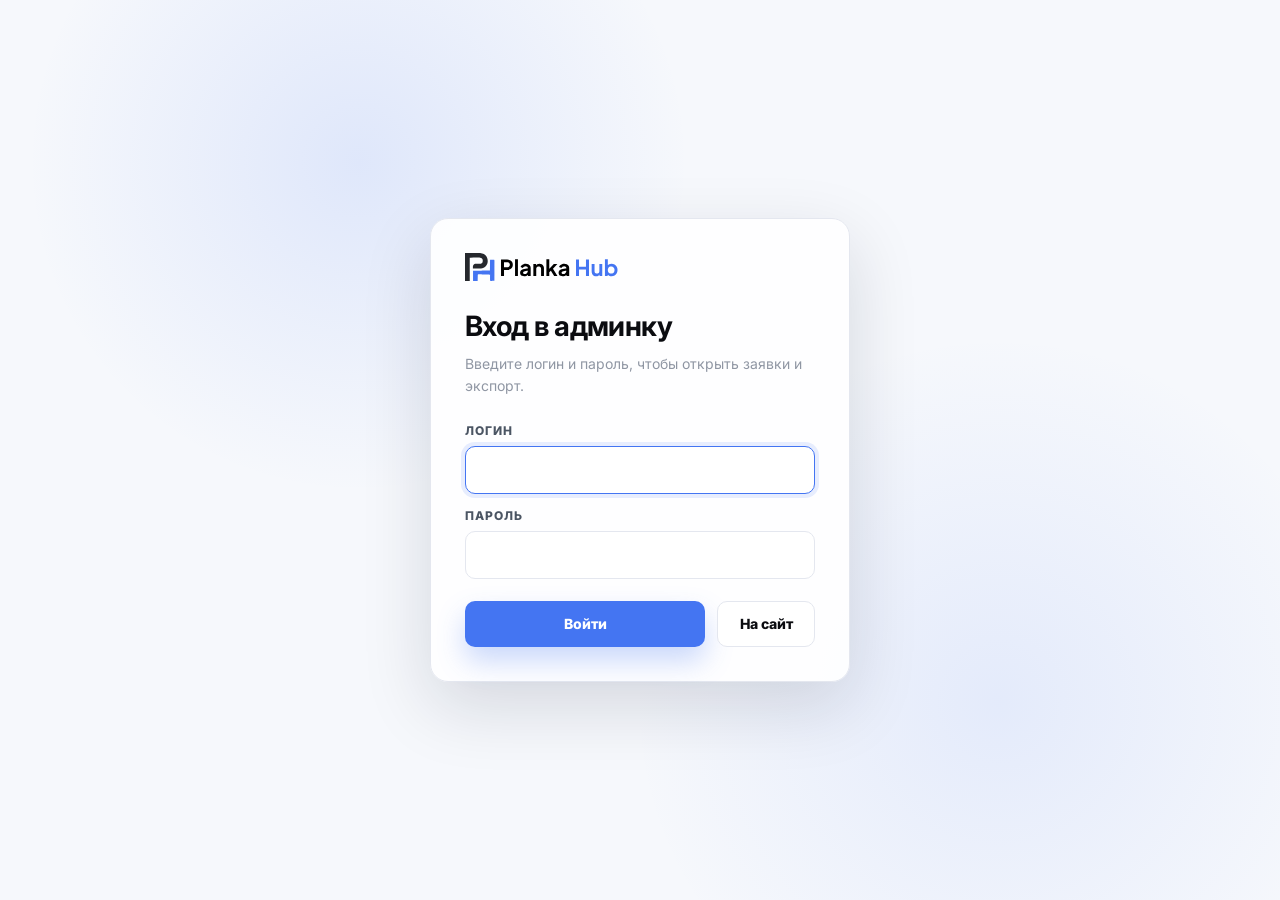
<file: admin-login.html>
﻿<!doctype html>
<html lang="ru">
  <head>
    <meta charset="UTF-8" />
    <meta name="viewport" content="width=device-width, initial-scale=1.0" />
    <title>Planka Hub · Вход в админку</title>
    <link rel="icon" type="image/svg+xml" href="/assets/favicon.svg" />
    <link rel="preconnect" href="https://fonts.googleapis.com" />
    <link rel="preconnect" href="https://fonts.gstatic.com" crossorigin />
    <link href="https://fonts.googleapis.com/css2?family=Inter:wght@400;500;600;700;800&display=swap" rel="stylesheet" />
    <style>
      :root {
        color-scheme: light;
        --blue: #4475f2;
        --ink: #0b0c10;
        --muted: #8f96a3;
        --line: #e4e7ef;
        --bg: #f6f8fc;
        --white: #ffffff;
        --danger: #dc2626;
      }

      * {
        box-sizing: border-box;
      }

      body {
        display: grid;
        min-height: 100vh;
        margin: 0;
        padding: 24px;
        place-items: center;
        background:
          radial-gradient(circle at 28% 18%, rgba(68, 117, 242, 0.13), transparent 28%),
          radial-gradient(circle at 78% 78%, rgba(68, 117, 242, 0.1), transparent 30%),
          var(--bg);
        color: var(--ink);
        font-family: Inter, Arial, sans-serif;
      }

      .login-card {
        width: min(100%, 420px);
        padding: 34px;
        border: 1px solid var(--line);
        border-radius: 18px;
        background: rgba(255, 255, 255, 0.92);
        box-shadow: 0 24px 70px rgba(15, 23, 42, 0.14);
      }

      .brand {
        display: inline-flex;
        margin-bottom: 28px;
        align-items: center;
      }

      .brand-logo {
        display: block;
        width: 154px;
        height: 28px;
      }

      h1 {
        margin: 0;
        font-size: 28px;
        line-height: 34px;
        letter-spacing: -0.02em;
      }

      .subtitle {
        margin: 10px 0 26px;
        color: var(--muted);
        font-size: 14px;
        line-height: 22px;
      }

      form {
        display: grid;
        gap: 14px;
      }

      label {
        display: grid;
        gap: 8px;
        color: #4b5563;
        font-size: 12px;
        font-weight: 800;
        letter-spacing: 0.08em;
        text-transform: uppercase;
      }

      input {
        width: 100%;
        height: 48px;
        padding: 0 14px;
        border: 1px solid var(--line);
        border-radius: 10px;
        background: var(--white);
        color: var(--ink);
        font: 600 15px/1 Inter, Arial, sans-serif;
        outline: none;
      }

      input:focus {
        border-color: var(--blue);
        box-shadow: 0 0 0 4px rgba(68, 117, 242, 0.12);
      }

      .error {
        display: none;
        margin: 0;
        color: var(--danger);
        font-size: 13px;
        font-weight: 700;
      }

      .error.is-visible {
        display: block;
      }

      .actions {
        display: flex;
        margin-top: 8px;
        align-items: center;
        gap: 12px;
      }

      button,
      a {
        display: inline-flex;
        height: 46px;
        border-radius: 10px;
        align-items: center;
        justify-content: center;
        font-family: Inter, Arial, sans-serif;
        font-size: 14px;
        font-weight: 800;
        line-height: 1;
        text-decoration: none;
      }

      button {
        flex: 1;
        border: 0;
        background: var(--blue);
        color: var(--white);
        cursor: pointer;
        box-shadow: 0 14px 28px rgba(68, 117, 242, 0.28);
      }

      a {
        min-width: 98px;
        padding: 0 14px;
        border: 1px solid var(--line);
        background: var(--white);
        color: var(--ink);
      }

      @media (max-width: 480px) {
        body {
          padding: 16px;
        }

        .login-card {
          padding: 26px;
          border-radius: 16px;
        }

        h1 {
          font-size: 24px;
          line-height: 30px;
        }

        .actions {
          display: grid;
        }

        a {
          width: 100%;
        }
      }
    </style>
  </head>
  <body>
    <main class="login-card" aria-labelledby="admin-login-title">
      <div class="brand" aria-label="Planka Hub">
        <svg class="brand-logo" width="154" height="28" viewBox="0 0 154 28" fill="none" xmlns="http://www.w3.org/2000/svg" aria-hidden="true">
          <path d="M0 0.0434193C2.54847 0.0352598 5.09693 0.0271004 7.72262 0.0186937C8.52387 0.0150921 9.32512 0.0114904 10.1507 0.00777967C11.1378 0.00599286 11.1378 0.00599286 11.6017 0.00566085C11.9219 0.00505796 12.2422 0.00367623 12.5624 0.00165261C15.6995 -0.0171599 18.3261 0.10191 20.7035 2.41707C22.4025 4.32512 22.8127 6.40392 22.6816 8.87869C22.4455 10.8149 21.4019 12.6422 19.9123 13.8897C18.2067 15.1674 16.3182 15.5568 14.2224 15.5237C14.0387 15.5227 13.8551 15.522 13.6715 15.5214C13.195 15.5194 12.7185 15.5143 12.242 15.5084C11.7531 15.5029 11.2642 15.5006 10.7752 15.4979C9.82082 15.4923 8.86652 15.4834 7.91218 15.4722C7.91017 15.1547 7.90871 14.8372 7.90755 14.5197C7.90662 14.3856 7.90662 14.3856 7.90566 14.2487C7.90258 13.1202 8.0712 12.4423 8.86154 11.6078C9.6919 10.8261 10.5532 10.8388 11.6324 10.8336C11.8724 10.8305 12.1124 10.8273 12.3525 10.824C12.7287 10.8194 13.1048 10.8155 13.481 10.8138C13.8456 10.8117 14.2101 10.8064 14.5747 10.8006C14.7418 10.801 14.7418 10.801 14.9124 10.8014C15.6776 10.7857 16.1061 10.6127 16.7475 10.1974C16.8345 10.1974 16.8556 10.0655 16.9453 10.0655C17.036 9.8911 17.1888 9.84663 17.2749 9.66991C17.381 9.48632 17.381 9.48632 17.4892 9.29902C17.8542 8.43437 17.8008 7.33342 17.5933 6.43395C17.2783 5.68543 17.209 5.45007 15.9562 4.9226C14.7035 4.39513 8.48438 4.70443 4.74731 4.65886C4.74731 12.3614 4.74731 20.0639 4.74731 27.9998C3.1807 27.9998 1.61409 27.9998 0 27.9998C0 18.7742 0 9.54859 0 0.0434193Z" fill="#25282D" />
          <path d="M25.5619 6.62622C25.9992 6.63612 26.4365 6.64649 26.8737 6.66003C27.1561 6.66828 27.4385 6.67375 27.7211 6.67915C27.8999 6.6843 28.0787 6.68962 28.2576 6.69512C28.5028 6.70156 28.5028 6.70156 28.7531 6.70812C28.9466 6.73738 28.9466 6.73738 29.1441 6.76723C29.4578 7.23786 29.4404 7.4379 29.4395 7.9964C29.4398 8.08129 29.44 8.16617 29.4402 8.25362C29.4407 8.53852 29.4392 8.82338 29.4378 9.10828C29.4377 9.31231 29.4377 9.51634 29.4379 9.72037C29.438 10.2748 29.4364 10.8292 29.4346 11.3836C29.4329 11.9628 29.4328 12.542 29.4324 13.1212C29.4316 14.2183 29.4295 15.3153 29.4268 16.4123C29.4239 17.6612 29.4224 18.91 29.4211 20.1589C29.4183 22.728 29.4137 25.2972 29.4078 27.8664C28.8093 27.8696 28.2107 27.872 27.6122 27.8736C27.4084 27.8743 27.2046 27.8752 27.0008 27.8763C26.7085 27.8779 26.4163 27.8787 26.124 27.8793C25.9865 27.8803 25.9865 27.8803 25.8463 27.8813C25.6268 27.8814 25.4073 27.8746 25.188 27.8664C24.9362 27.6146 25.0391 27.2437 25.0378 26.9088C25.0382 26.7349 25.0382 26.7349 25.0386 26.5575C25.0385 26.4389 25.0384 26.3203 25.0382 26.1982C25.0381 25.9466 25.0384 25.6951 25.0389 25.4436C25.0396 25.0589 25.0389 24.6743 25.0381 24.2897C25.0382 24.0456 25.0383 23.8015 25.0386 23.5574C25.0383 23.4423 25.0381 23.3272 25.0378 23.2086C25.0384 23.0469 25.0384 23.0469 25.0391 22.882C25.0392 22.7875 25.0393 22.693 25.0394 22.5957C25.0568 22.3166 25.112 22.0689 25.188 21.8004C25.0384 21.7813 24.8888 21.7623 24.7347 21.7427C24.2649 21.6685 24.2649 21.6685 24.133 21.5366C22.9856 21.3273 21.7894 21.3832 20.6271 21.3826C20.4174 21.3822 20.2077 21.3818 19.998 21.3813C19.5611 21.3805 19.1242 21.3803 18.6873 21.3803C18.1277 21.3804 17.5681 21.3785 17.0085 21.3763C16.5766 21.3748 16.1447 21.3745 15.7128 21.3746C15.5064 21.3745 15.3 21.3739 15.0935 21.3729C14.8058 21.3716 14.518 21.3719 14.2302 21.3727C13.985 21.3725 13.985 21.3725 13.7347 21.3722C13.2838 21.3814 13.2838 21.3814 12.7922 21.6685C12.7487 23.7573 12.7052 25.8461 12.6604 27.9983C11.1373 27.9983 9.61417 27.9983 8.04492 27.9983C8.04492 24.6039 8.04492 21.2096 8.04492 17.7124C8.13196 17.7559 8.21899 17.7995 8.30866 17.8443C8.48502 17.8025 8.66077 17.7582 8.83614 17.7124C9.06061 17.6994 9.2855 17.6932 9.51034 17.6916C9.64643 17.6903 9.78252 17.689 9.92274 17.6876C10.0713 17.6869 10.2198 17.6861 10.3729 17.6853C10.5299 17.684 10.6868 17.6827 10.8486 17.6814C11.2785 17.6779 11.7084 17.6751 12.1383 17.6724C12.5878 17.6695 13.0373 17.6659 13.4868 17.6624C14.3377 17.6558 15.1886 17.6499 16.0395 17.6442C17.0083 17.6377 17.9772 17.6304 18.946 17.6231C20.9388 17.6081 22.9315 17.594 24.9242 17.5806C24.9256 17.4454 24.927 17.3102 24.9284 17.1709C24.9412 15.8999 24.9548 14.6288 24.969 13.3577C24.9763 12.7042 24.9833 12.0507 24.9898 11.3971C24.9961 10.767 25.003 10.1368 25.0104 9.50667C25.013 9.2657 25.0155 9.02473 25.0178 8.78376C25.0209 8.44744 25.0249 8.11114 25.029 7.77483C25.0298 7.67419 25.0306 7.57356 25.0313 7.46987C25.0431 6.63891 25.0431 6.63891 25.5619 6.62622Z" fill="#4475F2" />
          <path d="M36.0243 23V6.61H42.1403C43.255 6.61 44.2376 6.81533 45.0883 7.226C45.9536 7.622 46.6283 8.20867 47.1123 8.986C47.5963 9.74867 47.8383 10.68 47.8383 11.78C47.8383 12.8653 47.589 13.7967 47.0903 14.574C46.6063 15.3367 45.939 15.9233 45.0883 16.334C44.2376 16.7447 43.255 16.95 42.1403 16.95H39.0163V23H36.0243ZM39.0163 14.31H42.1843C42.727 14.31 43.1963 14.2073 43.5923 14.002C43.9883 13.782 44.2963 13.4813 44.5163 13.1C44.7363 12.7187 44.8463 12.2787 44.8463 11.78C44.8463 11.2667 44.7363 10.8267 44.5163 10.46C44.2963 10.0787 43.9883 9.78533 43.5923 9.58C43.1963 9.36 42.727 9.25 42.1843 9.25H39.0163V14.31ZM50.0479 23V6.346H52.9299V23H50.0479ZM59.2209 23.264C58.3849 23.264 57.6589 23.1247 57.0429 22.846C56.4269 22.5673 55.9502 22.1713 55.6129 21.658C55.2756 21.13 55.1069 20.5213 55.1069 19.832C55.1069 19.172 55.2536 18.5853 55.5469 18.072C55.8402 17.544 56.2949 17.104 56.9109 16.752C57.5269 16.4 58.3042 16.1507 59.2429 16.004L63.1589 15.366V17.566L59.7929 18.138C59.2209 18.2407 58.7956 18.424 58.5169 18.688C58.2382 18.952 58.0989 19.2967 58.0989 19.722C58.0989 20.1327 58.2529 20.4627 58.5609 20.712C58.8836 20.9467 59.2796 21.064 59.7489 21.064C60.3502 21.064 60.8782 20.9393 61.3329 20.69C61.8022 20.426 62.1616 20.0667 62.4109 19.612C62.6749 19.1573 62.8069 18.6587 62.8069 18.116V15.036C62.8069 14.5227 62.6016 14.0973 62.1909 13.76C61.7949 13.408 61.2669 13.232 60.6069 13.232C59.9909 13.232 59.4409 13.4007 58.9569 13.738C58.4876 14.0607 58.1429 14.4933 57.9229 15.036L55.5689 13.892C55.8036 13.2613 56.1702 12.7187 56.6689 12.264C57.1822 11.7947 57.7836 11.428 58.4729 11.164C59.1622 10.9 59.9102 10.768 60.7169 10.768C61.6996 10.768 62.5649 10.9513 63.3129 11.318C64.0609 11.67 64.6402 12.1687 65.0509 12.814C65.4762 13.4447 65.6889 14.1853 65.6889 15.036V23H62.9609V20.954L63.5769 20.91C63.2689 21.4233 62.9022 21.856 62.4769 22.208C62.0516 22.5453 61.5676 22.8093 61.0249 23C60.4822 23.176 59.8809 23.264 59.2209 23.264ZM68.3526 23V11.032H71.0586V13.386L70.8386 12.968C71.1173 12.2493 71.572 11.7067 72.2026 11.34C72.848 10.9587 73.596 10.768 74.4466 10.768C75.3266 10.768 76.104 10.9587 76.7786 11.34C77.468 11.7213 78.0033 12.2567 78.3846 12.946C78.766 13.6207 78.9566 14.4053 78.9566 15.3V23H76.0746V15.982C76.0746 15.454 75.972 14.9993 75.7666 14.618C75.5613 14.2367 75.2753 13.9433 74.9086 13.738C74.5566 13.518 74.1386 13.408 73.6546 13.408C73.1853 13.408 72.7673 13.518 72.4006 13.738C72.034 13.9433 71.748 14.2367 71.5426 14.618C71.3373 14.9993 71.2346 15.454 71.2346 15.982V23H68.3526ZM81.3936 23V6.346H84.2756V17.258L83.1756 16.928L88.8076 11.032H92.3936L87.9716 15.85L92.4816 23H89.1816L85.2656 16.796L86.9816 16.444L83.3736 20.316L84.2756 18.556V23H81.3936ZM97.7209 23.264C96.8849 23.264 96.1589 23.1247 95.5429 22.846C94.9269 22.5673 94.4502 22.1713 94.1129 21.658C93.7756 21.13 93.6069 20.5213 93.6069 19.832C93.6069 19.172 93.7536 18.5853 94.0469 18.072C94.3402 17.544 94.7949 17.104 95.4109 16.752C96.0269 16.4 96.8042 16.1507 97.7429 16.004L101.659 15.366V17.566L98.2929 18.138C97.7209 18.2407 97.2956 18.424 97.0169 18.688C96.7382 18.952 96.5989 19.2967 96.5989 19.722C96.5989 20.1327 96.7529 20.4627 97.0609 20.712C97.3836 20.9467 97.7796 21.064 98.2489 21.064C98.8502 21.064 99.3782 20.9393 99.8329 20.69C100.302 20.426 100.662 20.0667 100.911 19.612C101.175 19.1573 101.307 18.6587 101.307 18.116V15.036C101.307 14.5227 101.102 14.0973 100.691 13.76C100.295 13.408 99.7669 13.232 99.1069 13.232C98.4909 13.232 97.9409 13.4007 97.4569 13.738C96.9876 14.0607 96.6429 14.4933 96.4229 15.036L94.0689 13.892C94.3036 13.2613 94.6702 12.7187 95.1689 12.264C95.6822 11.7947 96.2836 11.428 96.9729 11.164C97.6622 10.9 98.4102 10.768 99.2169 10.768C100.2 10.768 101.065 10.9513 101.813 11.318C102.561 11.67 103.14 12.1687 103.551 12.814C103.976 13.4447 104.189 14.1853 104.189 15.036V23H101.461V20.954L102.077 20.91C101.769 21.4233 101.402 21.856 100.977 22.208C100.552 22.5453 100.068 22.8093 99.5249 23C98.9822 23.176 98.3809 23.264 97.7209 23.264Z" fill="black" />
          <path d="M111.005 23V6.61H113.997V13.76H120.971V6.61H123.985V23H120.971V16.4H113.997V23H111.005ZM131.166 23.264C130.242 23.264 129.435 23.0587 128.746 22.648C128.071 22.2373 127.55 21.6653 127.184 20.932C126.832 20.1987 126.656 19.3407 126.656 18.358V11.032H129.538V18.116C129.538 18.6147 129.633 19.0547 129.824 19.436C130.029 19.8027 130.315 20.096 130.682 20.316C131.063 20.5213 131.488 20.624 131.958 20.624C132.427 20.624 132.845 20.5213 133.212 20.316C133.578 20.096 133.864 19.7953 134.07 19.414C134.275 19.0327 134.378 18.578 134.378 18.05V11.032H137.26V23H134.532V20.646L134.774 21.064C134.495 21.7973 134.033 22.3473 133.388 22.714C132.757 23.0807 132.016 23.264 131.166 23.264ZM146.473 23.264C145.607 23.264 144.808 23.0953 144.075 22.758C143.356 22.406 142.784 21.9073 142.359 21.262L142.645 20.69V23H139.939V6.346H142.821V13.408L142.381 12.814C142.791 12.1687 143.349 11.67 144.053 11.318C144.757 10.9513 145.571 10.768 146.495 10.768C147.624 10.768 148.643 11.0467 149.553 11.604C150.462 12.1613 151.181 12.9093 151.709 13.848C152.251 14.7867 152.523 15.8427 152.523 17.016C152.523 18.1747 152.259 19.2307 151.731 20.184C151.203 21.1373 150.484 21.8927 149.575 22.45C148.665 22.9927 147.631 23.264 146.473 23.264ZM146.143 20.624C146.803 20.624 147.389 20.47 147.903 20.162C148.416 19.854 148.812 19.4287 149.091 18.886C149.384 18.3433 149.531 17.72 149.531 17.016C149.531 16.312 149.384 15.696 149.091 15.168C148.812 14.6253 148.416 14.2 147.903 13.892C147.389 13.5693 146.803 13.408 146.143 13.408C145.512 13.408 144.94 13.562 144.427 13.87C143.928 14.178 143.532 14.6107 143.239 15.168C142.96 15.7107 142.821 16.3267 142.821 17.016C142.821 17.72 142.96 18.3433 143.239 18.886C143.532 19.4287 143.928 19.854 144.427 20.162C144.94 20.47 145.512 20.624 146.143 20.624Z" fill="#4475F2" />
        </svg>
      </div>

      <h1 id="admin-login-title">Вход в админку</h1>
      <p class="subtitle">Введите логин и пароль, чтобы открыть заявки и экспорт.</p>

      <form action="/asjkfhjkqwfasf14871209asjkSA/login" method="post">
        <label>
          Логин
          <input name="username" autocomplete="username" required autofocus />
        </label>

        <label>
          Пароль
          <input name="password" type="password" autocomplete="current-password" required />
        </label>

        <p class="error" data-error>Неверный логин или пароль.</p>

        <div class="actions">
          <button type="submit">Войти</button>
          <a href="/">На сайт</a>
        </div>
      </form>
    </main>

    <script>
      const params = new URLSearchParams(window.location.search);
      if (params.has('error')) {
        document.querySelector('[data-error]').classList.add('is-visible');
      }
    </script>
  </body>
</html>
</file>
